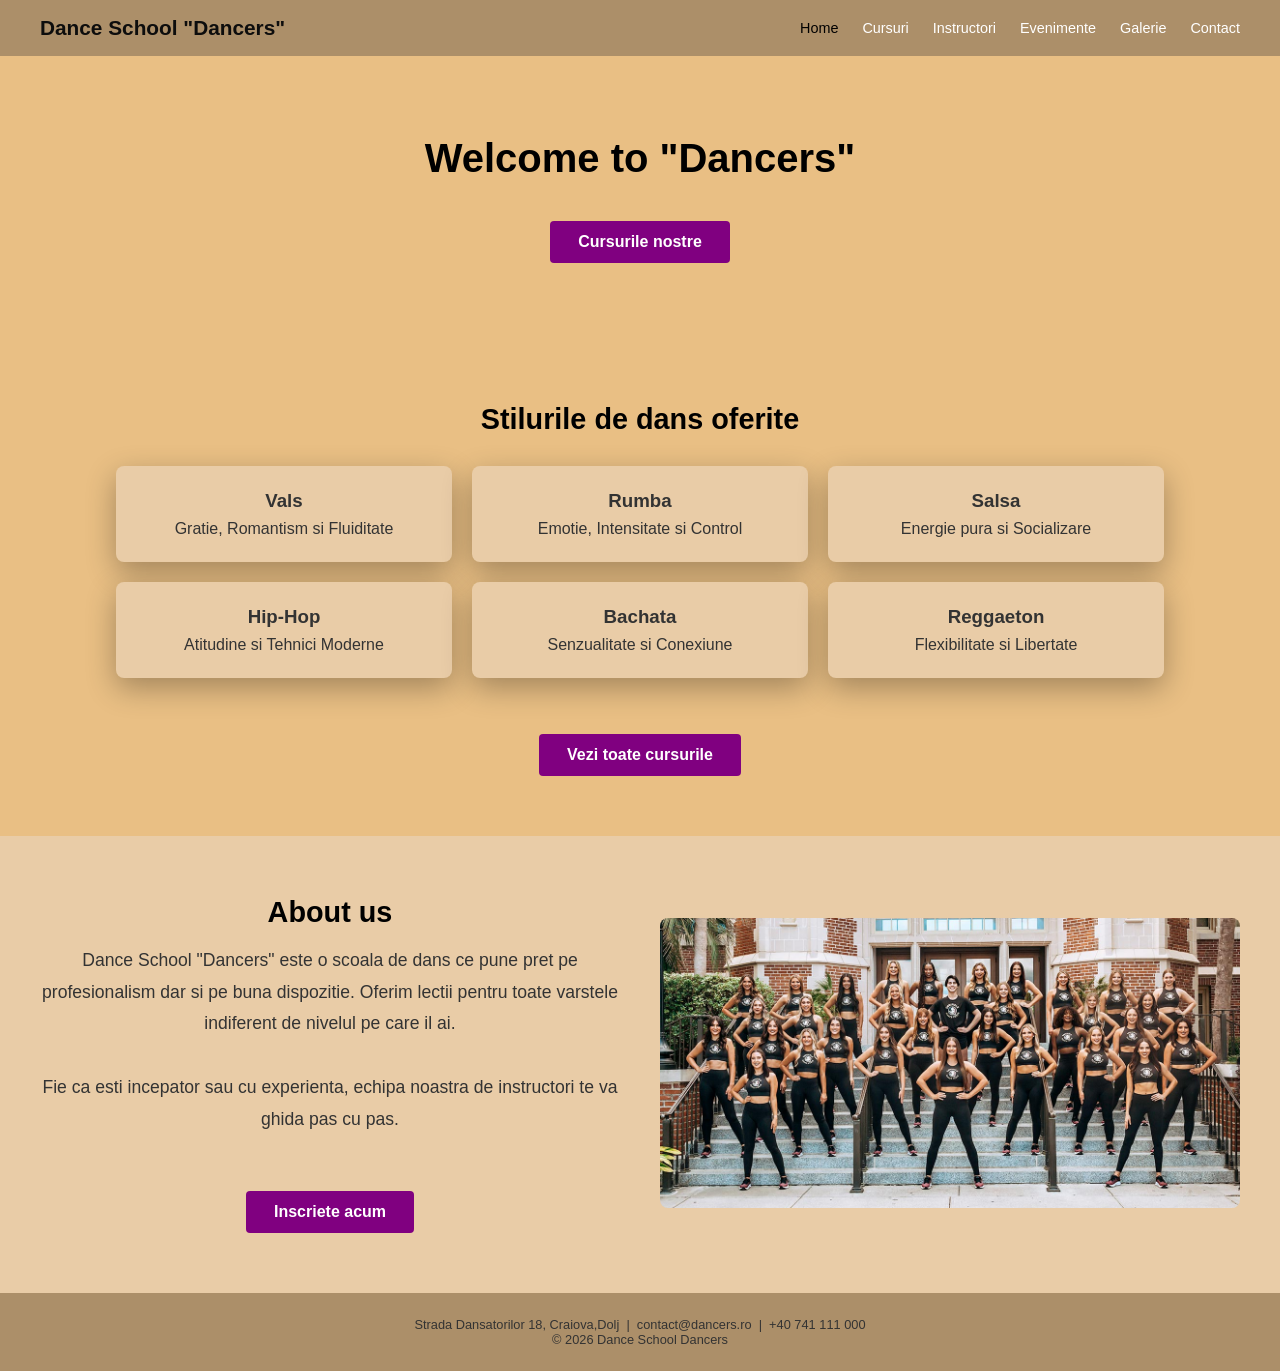
<file: index.html>
<!DOCTYPE html>
<html lang="en">
<head>
    <meta charset="UTF-8">
    <meta name="viewport" content="width=device-width, initial-scale=1.0">
    <title>Dance School "Dancers"</title>
    <link rel="stylesheet" href="style.css">
</head>
<body>
    <nav>
        <div class="logo">Dance School "Dancers"</div>
        <ul>
            <li><a href="index.html" class="active">Home</a></li>
            <li><a href="cursuri.html">Cursuri</a></li>
            <li><a href="instructorii.html">Instructori</a></li>
            <li><a href="evenimente.html">Evenimente</a></li>
            <li><a href="galerie.html">Galerie</a></li>
            <li><a href="contact.html">Contact</a></li>
        </ul>
    </nav>

    <header class="welcome">
        <h1>Welcome to "Dancers"</h1>
        <a href="cursuri.html" class="btn">Cursurile nostre</a>
    </header>

    <section class="courses">
        <h2>Stilurile de dans oferite</h2>
        <div class="courses-grid">
            <div class="course-card">
                <h3>Vals</h3>
                <p>Gratie, Romantism si Fluiditate</p>
            </div>
            <div class="course-card">
                <h3>Rumba</h3>
                <p>Emotie, Intensitate si Control</p>
            </div>
            <div class="course-card">
                <h3>Salsa</h3>
                <p>Energie pura si Socializare</p>
            </div>
            <div class="course-card">
                <h3>Hip-Hop</h3>
                <p>Atitudine si Tehnici Moderne</p>
            </div>
            <div class="course-card">
                <h3>Bachata</h3>
                <p>Senzualitate si Conexiune</p>
            </div>
            <div class="course-card">
                <h3>Reggaeton</h3>
                <p>Flexibilitate si Libertate</p>
            </div>
        </div>
        <a href="cursuri.html" class="btn">Vezi toate cursurile</a>
    </section>

    <section class="about">
        <div class="about-text">
            <h2>About us</h2>
            <p>Dance School "Dancers" este o scoala de dans ce pune pret pe profesionalism dar si pe buna dispozitie. Oferim lectii pentru toate varstele indiferent de nivelul pe care il ai. </p>
            <p>Fie ca esti incepator sau cu experienta, echipa noastra de instructori te va ghida pas cu pas. </p>
            <a href="contact.html" class="btn">Inscriete acum</a>
        </div>
        <div class="about-image">
            <img src="images/dance-team.jpg" alt="Dance School"/>
        </div>
    </section>

    

    <footer>
        <p>Strada Dansatorilor 18, Craiova,Dolj &nbsp;|&nbsp; contact@dancers.ro &nbsp;|&nbsp; +40 741 111 000</p>
        <p>&copy; 2026 Dance School Dancers</p>
    </footer>
</body>
</html>
</file>
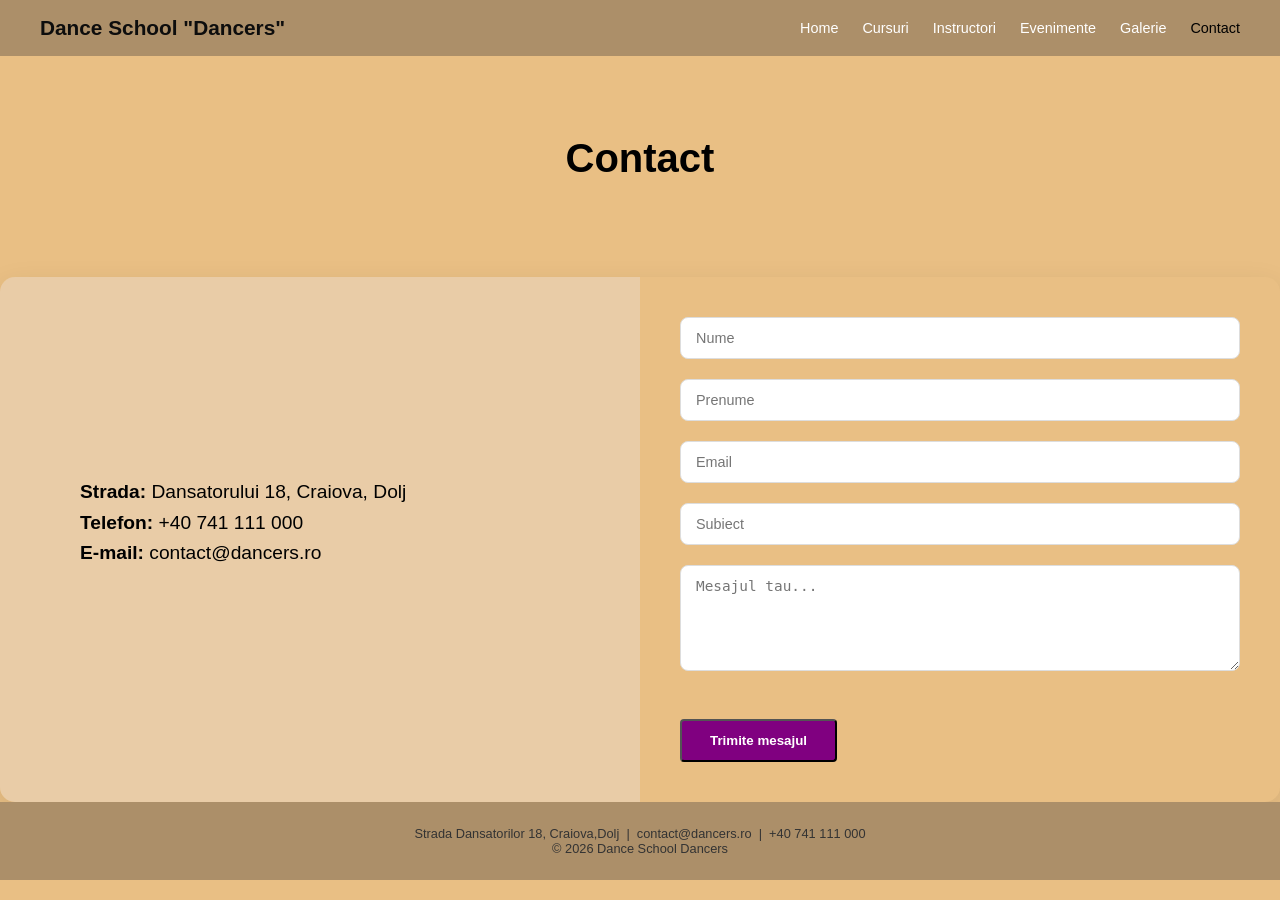
<file: contact.html>
<!DOCTYPE html>
<html lang="en">
<head>
    <meta charset="UTF-8">
    <meta name="viewport" content="width=device-width, initial-scale=1.0">
    <title>Contact</title>
    <link rel="stylesheet" href="style.css">
</head>
<body>
    <nav>
        <div class="logo">Dance School "Dancers"</div>
        <ul>
            <li><a href="index.html">Home</a></li>
            <li><a href="cursuri.html">Cursuri</a></li>
            <li><a href="instructorii.html">Instructori</a></li>
            <li><a href="evenimente.html">Evenimente</a></li>
            <li><a href="galerie.html">Galerie</a></li>
            <li><a href="contact.html" class="active">Contact</a></li>
        </ul>
    </nav>
    <header class="welcome">
        <h1>Contact</h1>
    </header>
    <section class="contact">
        <div class="container">
            <div class="contact-info">
                <div class="info-item">
                    <p><b>Strada:</b> Dansatorului 18, Craiova, Dolj</p>
                    <p><b>Telefon:</b> +40 741 111 000</p>
                    <p><b>E-mail:</b> contact@dancers.ro</p>
                </div>
            </div>
            <div class="contact-form">
                <form action="#">
                    <div class="contact-input">
                        <input type="text" placeholder="Nume" required>
                    </div>
                    <div class="contact-input">
                        <input type="text" placeholder="Prenume" required>
                    </div>
                    <div class="contact-input">
                        <input type="text" placeholder="Email" required>
                    </div>
                    <div class="contact-input">
                        <input type="text" placeholder="Subiect">
                    </div>
                    <div class="contact-input">
                        <textarea placeholder="Mesajul tau..." rows="5" required></textarea>
                    </div>
                    <button type="Submit" class="btn">Trimite mesajul</button>
                </form>
            </div>
        </div>
    </section>
    <footer>
        <p>Strada Dansatorilor 18, Craiova,Dolj &nbsp;|&nbsp; contact@dancers.ro &nbsp;|&nbsp; +40 741 111 000</p>
        <p>&copy; 2026 Dance School Dancers</p>
    </footer>
</body>
</html>
</file>
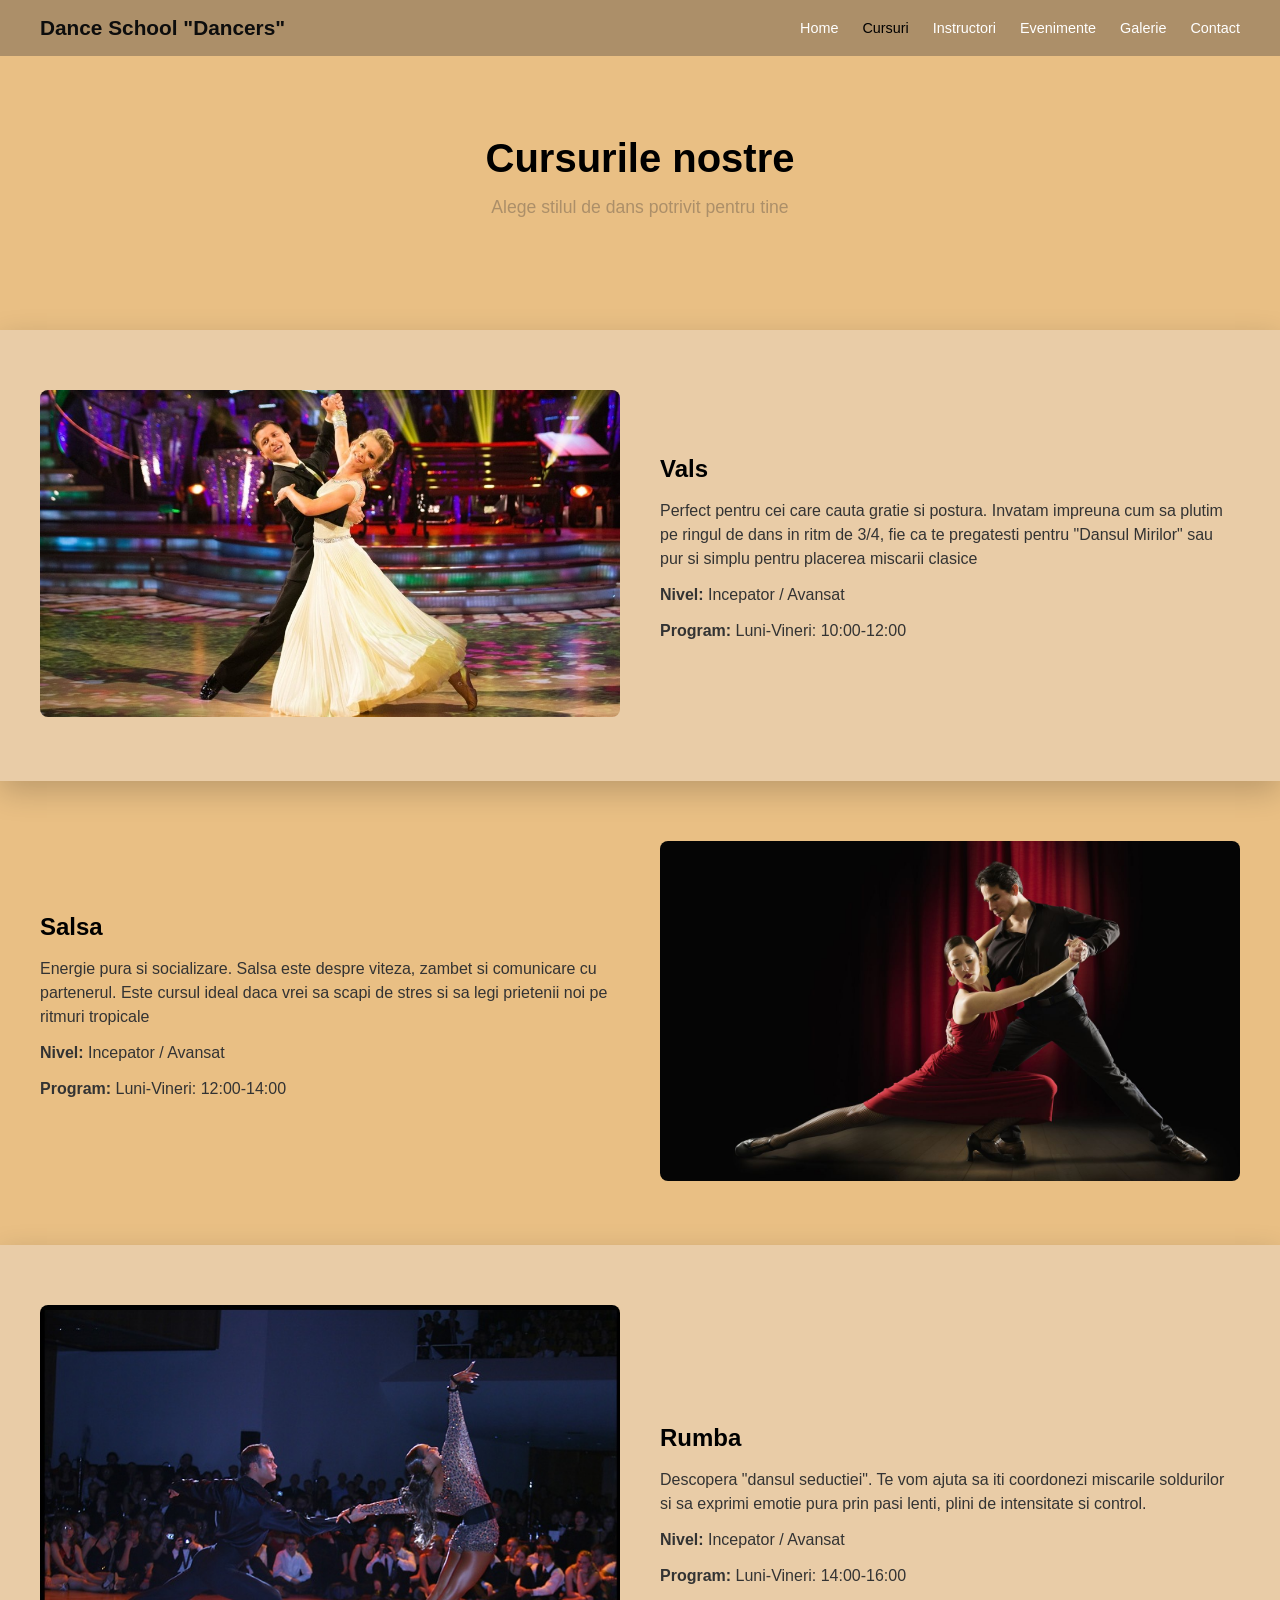
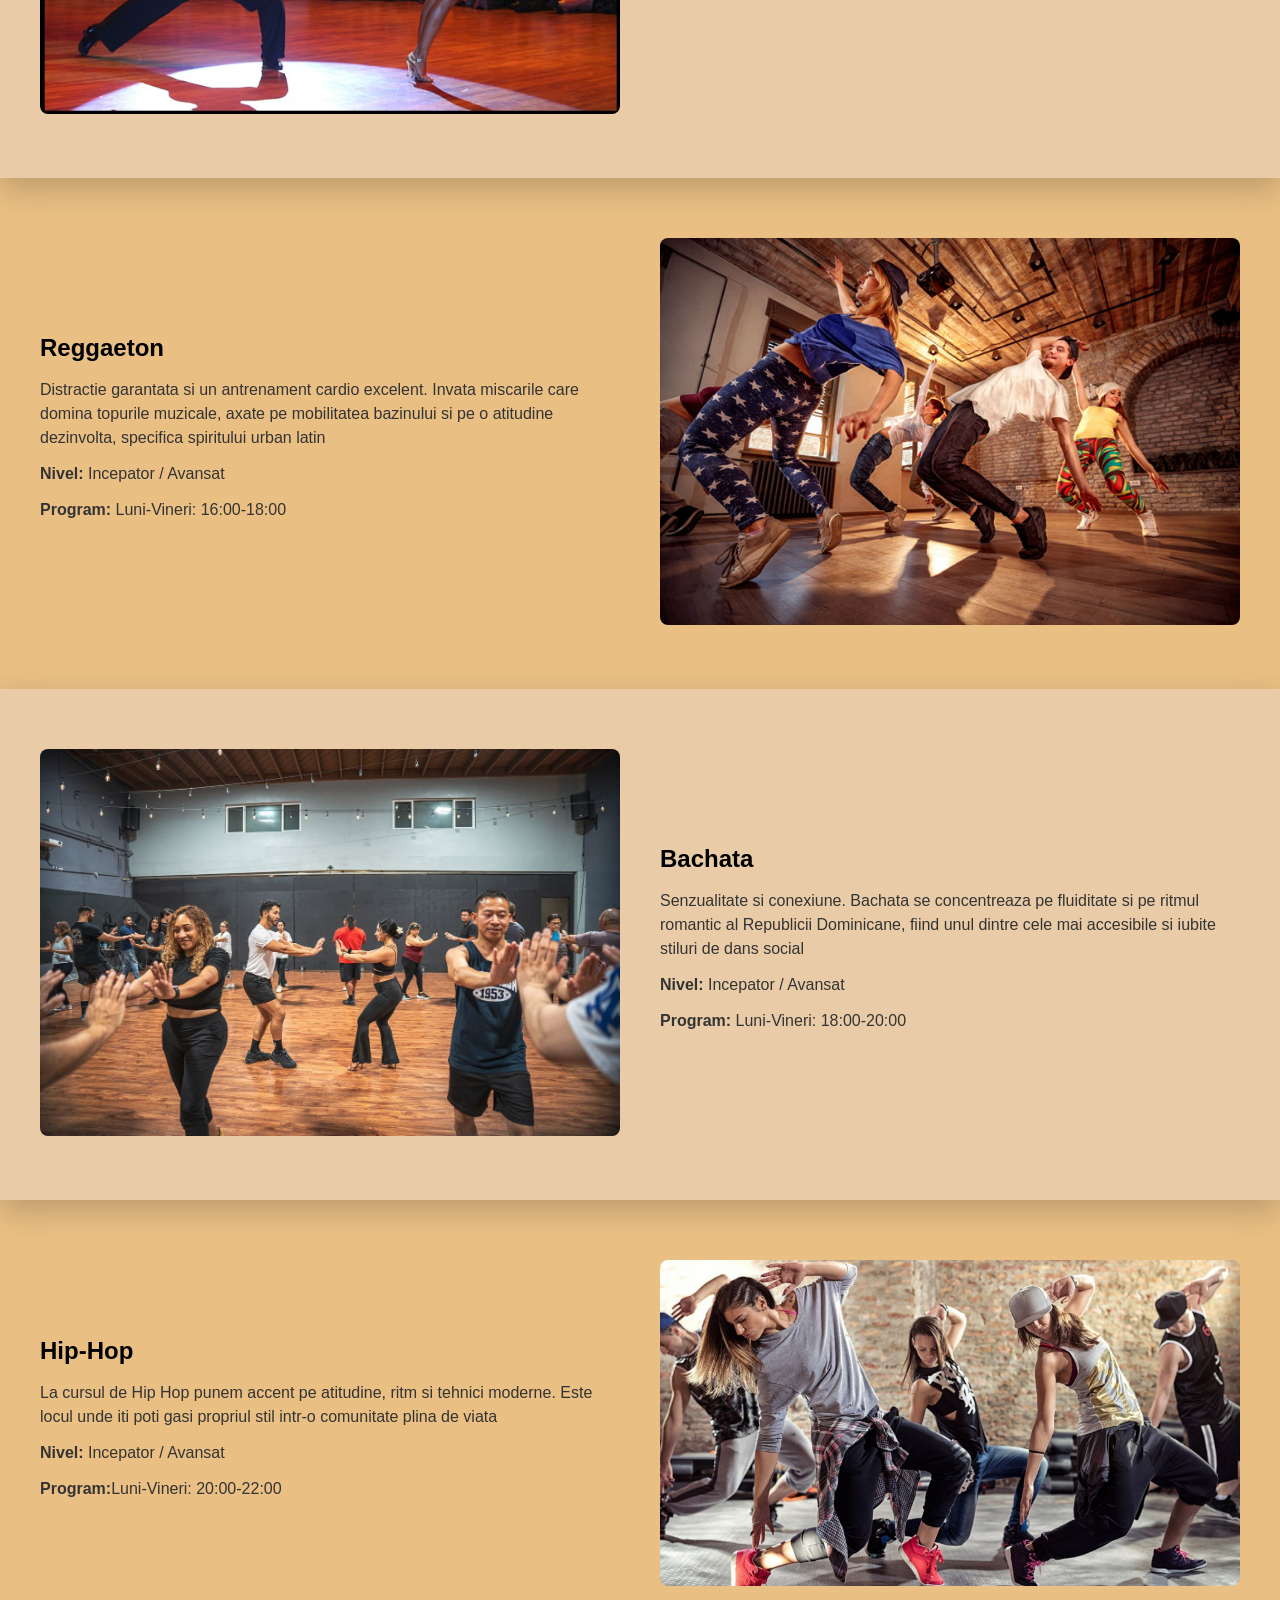
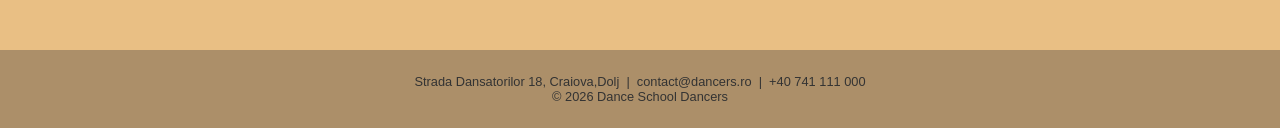
<file: cursuri.html>
<!DOCTYPE html>
<html lang="en">
<head>
    <meta charset="UTF-8">
    <meta name="viewport" content="width=device-width, initial-scale=1.0">
    <title>Cursuri</title>
    <link rel="stylesheet" href="style.css">
</head>
<body>
    <nav>
        <div class="logo">Dance School "Dancers"</div>
        <ul>
            <li><a href="index.html">Home</a></li>
            <li><a href="cursuri.html" class="active">Cursuri</a></li>
            <li><a href="instructorii.html">Instructori</a></li>
            <li><a href="evenimente.html">Evenimente</a></li>
            <li><a href="galerie.html">Galerie</a></li>
            <li><a href="contact.html">Contact</a></li>
        </ul>
    </nav>

    <header class="welcome">
        <h1>Cursurile nostre</h1>
        <p>Alege stilul de dans potrivit pentru tine</p>
    </header>

    <section class="curs">
        <div class="curs-image">
            <img src="images/vals.jpg" alt="Vals">
        </div>
        <div class="curs-text">
            <h3>Vals</h3>
            <p>Perfect pentru cei care cauta gratie si postura. Invatam impreuna cum sa plutim pe ringul de dans in ritm de 3/4, fie ca te pregatesti pentru "Dansul Mirilor" sau pur si simplu pentru placerea miscarii clasice</p>
            <p><b>Nivel:</b> Incepator / Avansat</p>
            <p><b>Program:</b> Luni-Vineri: 10:00-12:00</p>
        </div>
    </section>
    <section class="reversed-curs">
        <div class="curs-image">
            <img src="images/salsa.jpg" alt="Salsa">
        </div>
        <div class="curs-text">
            <h3>Salsa</h3>
            <p>Energie pura si socializare. Salsa este despre viteza, zambet si comunicare cu partenerul. Este cursul ideal daca vrei sa scapi de stres si sa legi prietenii noi pe ritmuri tropicale</p>
            <p><b>Nivel:</b> Incepator / Avansat</p>
            <p><b>Program:</b> Luni-Vineri: 12:00-14:00</p>
        </div>
    </section>
    <section class="curs">
         <div class="curs-image">
            <img src="images/rumba.jpg" alt="Rumba"/>
        </div>
        <div class="curs-text">
            <h3>Rumba</h3>
            <p>Descopera "dansul seductiei". Te vom ajuta sa iti coordonezi miscarile soldurilor si sa exprimi emotie pura prin pasi lenti, plini de intensitate si control.</p>
            <p><b>Nivel:</b> Incepator / Avansat</p>
            <p><b>Program:</b> Luni-Vineri: 14:00-16:00</p>
        </div>
    </section>
    <section class="reversed-curs">
        <div class="curs-image">
            <img src="images/reggaeton.jpg" alt="Reggaeton"/>
        </div>
        <div class="curs-text">
            <h3>Reggaeton</h3>
            <p>Distractie garantata si un antrenament cardio excelent. Invata miscarile care domina topurile muzicale, axate pe mobilitatea bazinului si pe o atitudine dezinvolta, specifica spiritului urban latin</p>
            <p><b>Nivel:</b> Incepator / Avansat</p>
            <p><b>Program:</b> Luni-Vineri: 16:00-18:00</p>
        </div>
    </section>
    <section class="curs">
         <div class="curs-image">
            <img src="images/bachata.jpg" alt="Bachata"/>
        </div>
        <div class="curs-text">
            <h3>Bachata</h3>
            <p>Senzualitate si conexiune. Bachata se concentreaza pe fluiditate si pe ritmul romantic al Republicii Dominicane, fiind unul dintre cele mai accesibile si iubite stiluri de dans social</p>
            <p><b>Nivel:</b> Incepator / Avansat</p>
            <p><b>Program:</b> Luni-Vineri: 18:00-20:00</p>
        </div>
    </section>
    <section class="reversed-curs">
        <div class="curs-image">
            <img src="images/hip-hop.jpg" alt="Hip-Hop"/>
        </div>
        <div class="curs-text">
            <h3>Hip-Hop</h3>
            <p>La cursul de Hip Hop punem accent pe atitudine, ritm si tehnici moderne. Este locul unde iti poti gasi propriul stil intr-o comunitate plina de viata</p>
            <p><b>Nivel:</b> Incepator / Avansat</p>
            <p><b>Program:</b>Luni-Vineri: 20:00-22:00</p>
        </div>
    </section>

    <footer>
        <p>Strada Dansatorilor 18, Craiova,Dolj &nbsp;|&nbsp; contact@dancers.ro &nbsp;|&nbsp; +40 741 111 000</p>
        <p>&copy; 2026 Dance School Dancers</p>
    </footer>
</body>
</html>
</file>
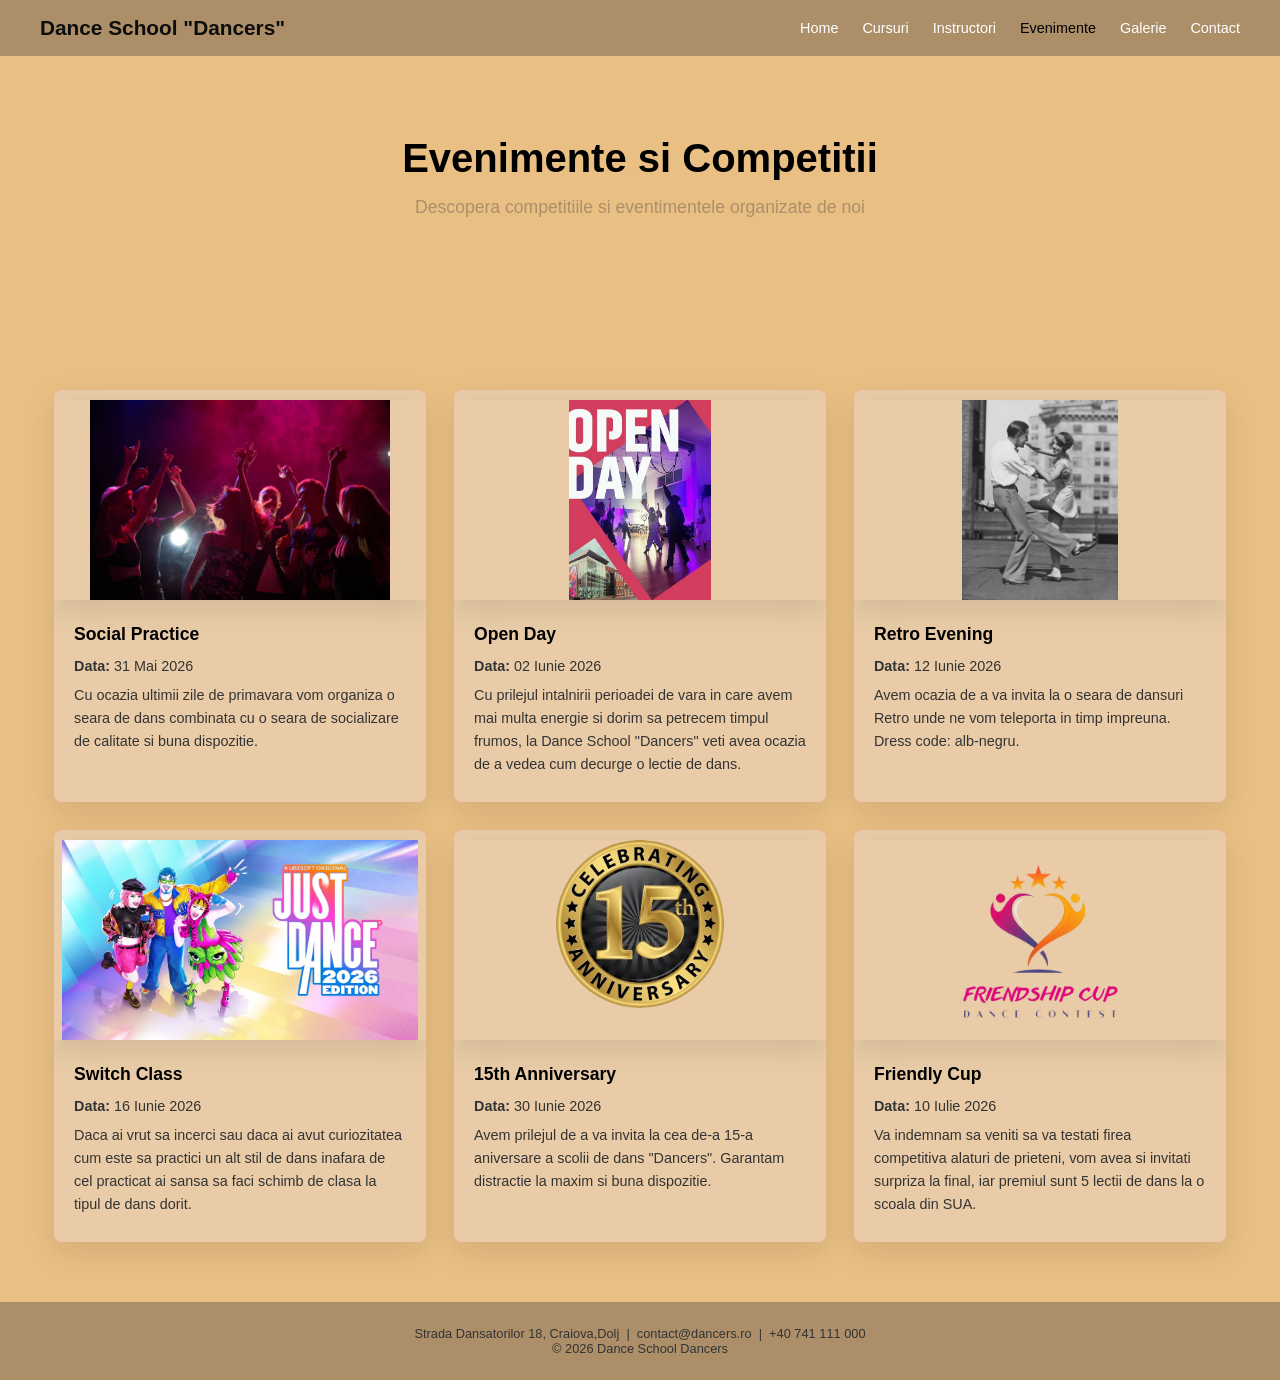
<file: evenimente.html>
<!DOCTYPE html>
<html lang="en">
<head>
    <meta charset="UTF-8">
    <meta name="viewport" content="width=device-width, initial-scale=1.0">
    <title>Evenimente</title>
    <link rel="stylesheet" href="style.css">
</head>
<body>
    <nav>
        <div class="logo">Dance School "Dancers"</div>
        <ul>
            <li><a href="index.html">Home</a></li>
            <li><a href="cursuri.html">Cursuri</a></li>
            <li><a href="instructorii.html">Instructori</a></li>
            <li><a href="evenimente.html" class="active">Evenimente</a></li>
            <li><a href="galerie.html">Galerie</a></li>
            <li><a href="contact.html">Contact</a></li>
        </ul>
    </nav>
    <header class="welcome">
        <h1>Evenimente si Competitii</h1>
        <p>Descopera competitiile si eventimentele organizate de noi</p>
    </header>
    <section class="evenimente">  
    <div class="eveniment-card">
        <img src="images/31-05-2026.jpg" alt="Eveniment 1"/>
        <div class="eveniment-info">
        <h3>Social Practice</h3>
        <p><b>Data: </b>31 Mai 2026</p>
        <p>Cu ocazia ultimii zile de primavara vom organiza o seara de dans combinata cu o seara de socializare de calitate si buna dispozitie.</p>
    </div>
    </div>
    <div class="eveniment-card">
        <img src="images/02-06-2026.jpg" alt="Eveniment 2"/>
        <div class="eveniment-info">
            <h3>Open Day</h3>
            <p><b>Data: </b>02 Iunie 2026</p>
            <p>Cu prilejul intalnirii perioadei de vara in care avem mai multa energie si dorim sa petrecem timpul frumos, la Dance School "Dancers" veti avea ocazia de a vedea cum decurge o lectie de dans.</p>
        </div>
    </div>
    <div class="eveniment-card">
        <img src="images/12-06-2026.jpg" alt="Eveniment 3"/>
        <div class="eveniment-info">
            <h3>Retro Evening</h3>
            <p><b>Data: </b>12 Iunie 2026</p>
            <p>Avem ocazia de a va invita la o seara de dansuri Retro unde ne vom teleporta in timp impreuna. Dress code: alb-negru.</p>
        </div>
    </div>
    <div class="eveniment-card">
        <img src="images/16-06-2026.jpg" alt="Eveniment 4"/>
        <div class="eveniment-info">
            <h3>Switch Class</h3>
            <p><b>Data: </b>16 Iunie 2026</p>
            <p>Daca ai vrut sa incerci sau daca ai avut curiozitatea cum este sa practici un alt stil de dans inafara de cel practicat ai sansa sa faci schimb de clasa la tipul de dans dorit.</p>
        </div>
    </div>
    <div class="eveniment-card">
        <img src="images/30-06-2026-removebg-preview.png" alt="Eveniment 5"/>
        <div class="eveniment-info">
            <h3>15th Anniversary</h3>
            <p><b>Data: </b>30 Iunie 2026</p>
            <p>Avem prilejul de a va invita la cea de-a 15-a aniversare a scolii de dans "Dancers". Garantam distractie la maxim si buna dispozitie.</p>
        </div>
    </div>
    <div class="eveniment-card">
        <img src="images/10-07-2026-removebg-preview.png" alt="Eveniment 6"/>
        <div class="eveniment-info">
            <h3>Friendly Cup</h3>
            <p><b>Data: </b>10 Iulie 2026</p>
            <p>Va indemnam sa veniti sa va testati firea competitiva alaturi de prieteni, vom avea si invitati surpriza la final, iar premiul sunt 5 lectii de dans la o scoala din SUA.</p>
        </div>
    </div>
    </section>
    <footer>
        <p>Strada Dansatorilor 18, Craiova,Dolj &nbsp;|&nbsp; contact@dancers.ro &nbsp;|&nbsp; +40 741 111 000</p>
        <p>&copy; 2026 Dance School Dancers</p>
    </footer>
</body>
</html>
</file>
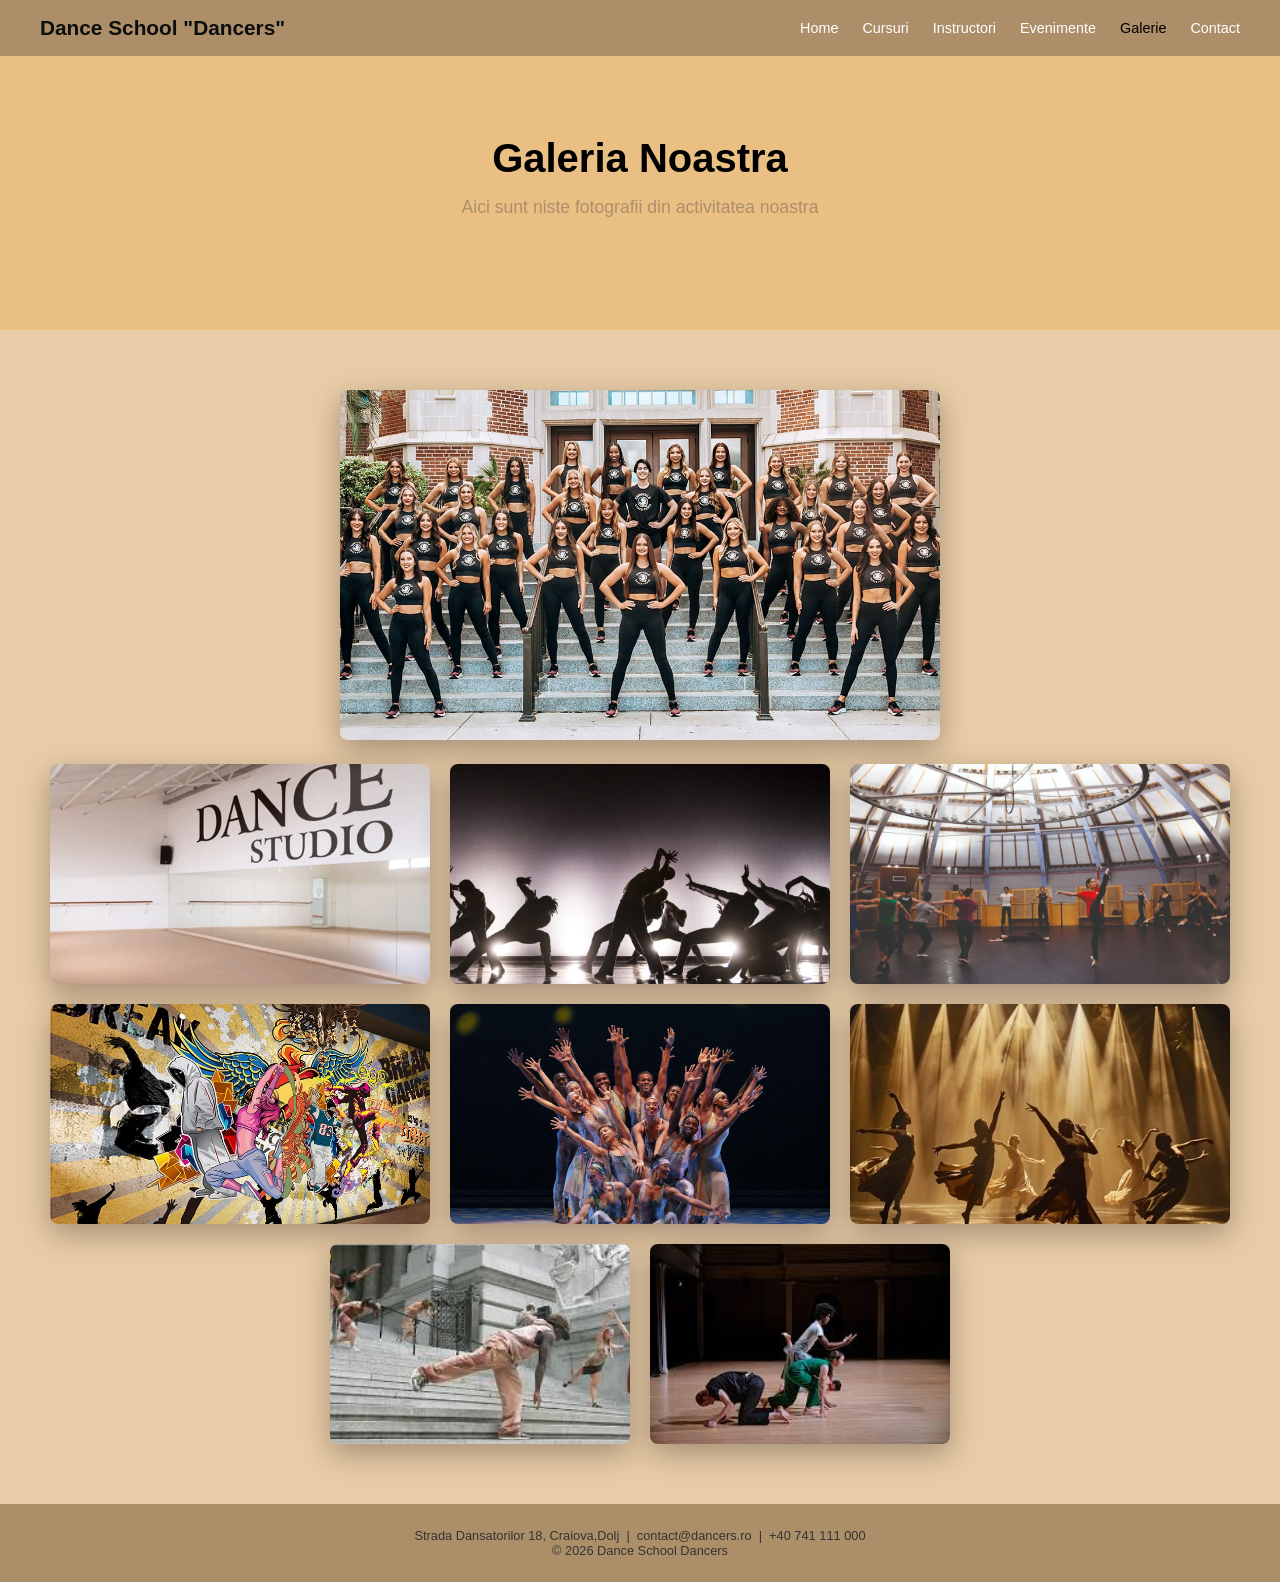
<file: galerie.html>
<!DOCTYPE html>
<html lang="en">
<head>
    <meta charset="UTF-8">
    <meta name="viewport" content="width=device-width, initial-scale=1.0">
    <title>Galerie</title>
    <link rel="stylesheet" href="style.css">
</head>
<body>
    <nav>
        <div class="logo">Dance School "Dancers"</div>
        <ul>
            <li><a href="index.html">Home</a></li>
            <li><a href="cursuri.html">Cursuri</a></li>
            <li><a href="instructorii.html">Instructori</a></li>
            <li><a href="evenimente.html">Evenimente</a></li>
            <li><a href="galerie.html" class="active">Galerie</a></li>
            <li><a href="contact.html">Contact</a></li>
        </ul>
    </nav>

    <header class="welcome">
        <h1>Galeria Noastra</h1>
        <p>Aici sunt niste fotografii din activitatea noastra</p>
    </header>

    <section class="galerie">
        <div class="galerie-mare">
            <img src="images/dance-team.jpg" alt="Poza principala"/>
        </div>
        <div class="galerie-grid">
            <img src="images/dw-1.jpg" alt="Poza 2"/>
            <img src="images/stage-2.jpg" alt="Poza 3"/>
            <img src="images/bts-2.jpg" alt="Poza 4"/>
            <img src="images/dw-2.jpg" alt="Poza 5"/>
            <img src="images/stage-3.jpg" alt="Poza 6"/>
            <img src="images/stage-1.jpg" alt="Poza 7"/>
        </div>
        <div class="galerie-bottom">
            <img src="images/dance-outside.jpg" alt="Poza 8"/>
            <img src="images/bts-1.jpg"/>
        </div>
    </section>
    <footer>
        <p>Strada Dansatorilor 18, Craiova,Dolj &nbsp;|&nbsp; contact@dancers.ro &nbsp;|&nbsp; +40 741 111 000</p>
        <p>&copy; 2026 Dance School Dancers</p>
    </footer>
</body>
</html>
</file>
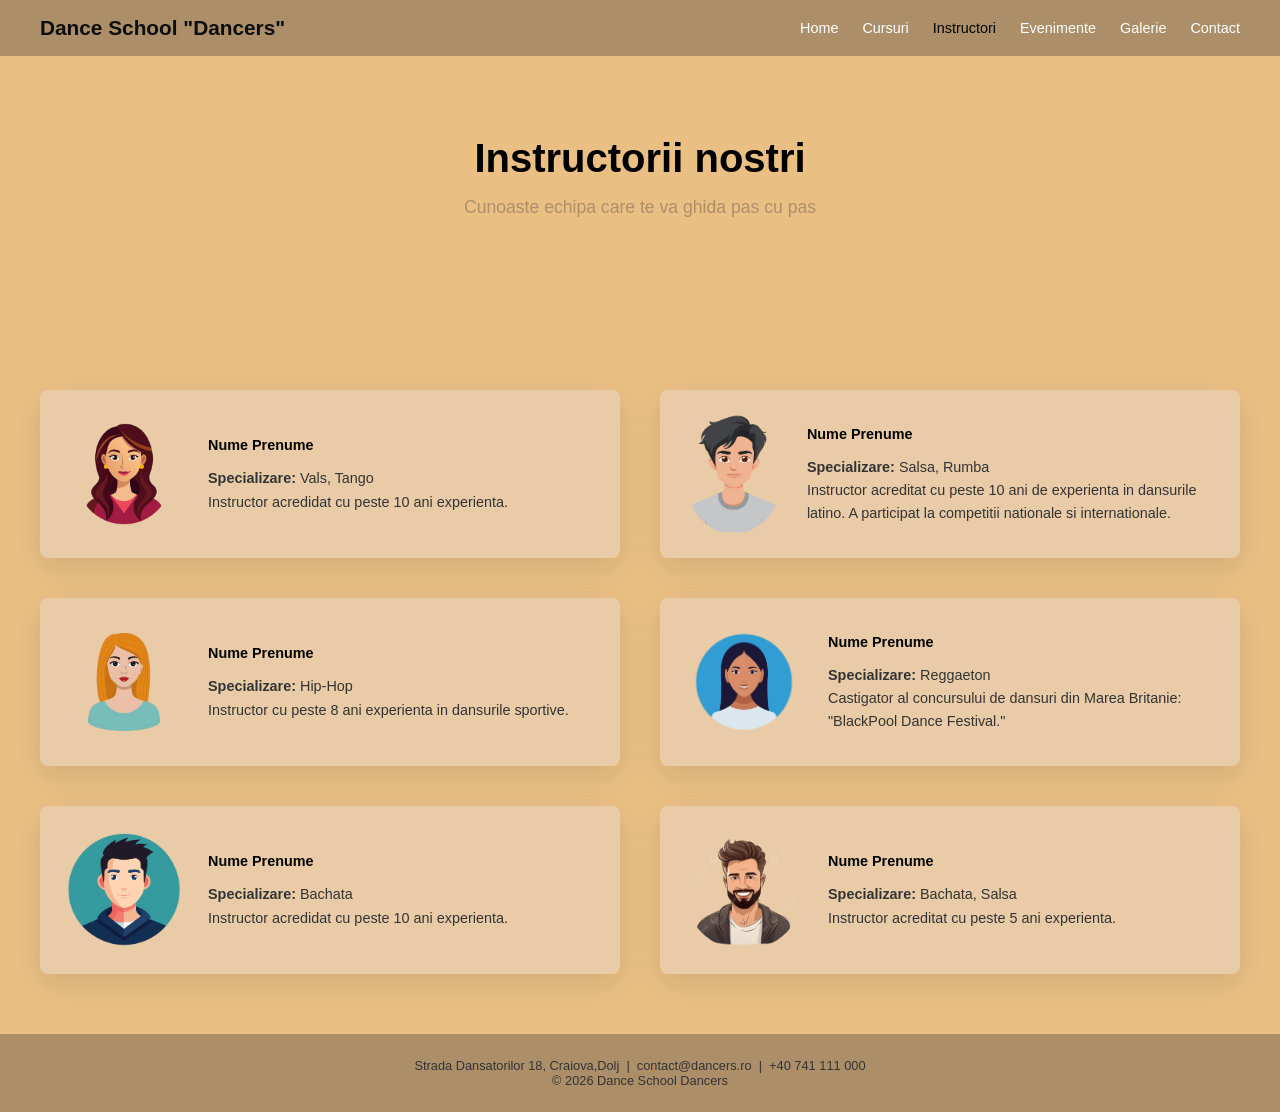
<file: instructorii.html>
<!DOCTYPE html>
<html lang="en">
<head>
    <meta charset="UTF-8">
    <meta name="viewport" content="width=device-width, initial-scale=1.0">
    <title>Instructorii</title>
    <link rel="stylesheet" href="style.css">
</head>
<body>
    <nav>
        <div class="logo">Dance School "Dancers"</div>
        <ul>
            <li><a href="index.html">Home</a></li>
            <li><a href="cursuri.html">Cursuri</a></li>
            <li><a href="instructorii.html" class="active">Instructori</a></li>
            <li><a href="evenimente.html">Evenimente</a></li>
            <li><a href="galerie.html">Galerie</a></li>
            <li><a href="contact.html">Contact</a></li>
        </ul>
    </nav>

    <header class="welcome">
        <h1>Instructorii nostri</h1>
        <p>Cunoaste echipa care te va ghida pas cu pas</p>
    </header>

    <section class="instructori">
        <div class="instructor-card">
            <img src="images/avatar1-Photoroom.png" alt="Instructor 1"/>
            <div class="instructor-info">
                <h3>Nume Prenume</h3>
                <p><b>Specializare:</b> Vals, Tango</p>
                <p>Instructor acredidat cu peste 10 ani experienta.</p>
            </div>
        </div>
        <div class="instructor-card">
            <img src="images/avatar4-Photoroom.png" alt="Instructor 2"/>
            <div class="instructor-info">
                <h3>Nume Prenume</h3>
                <p><b>Specializare:</b> Salsa, Rumba</p>
                <p>Instructor acreditat cu peste 10 ani de experienta in dansurile latino. A participat la competitii nationale si internationale.</p>
            </div>
        </div>
        <div class="instructor-card">
            <img src="images/avatar2-Photoroom.png" alt="Instructor 3"/>
            <div class="instructor-info">
                <h3>Nume Prenume</h3>
                <p><b>Specializare: </b>Hip-Hop</p>
                <p>Instructor cu peste 8 ani experienta in dansurile sportive.</p>
            </div>
        </div>
        <div class="instructor-card">
            <img src="images/avatar3-Photoroom.png" alt="Instructor 4"/>
            <div class="instructor-info">
                <h3>Nume Prenume</h3>
                <p><b>Specializare:</b> Reggaeton</p>
                <p>Castigator al concursului de dansuri din Marea Britanie: "BlackPool Dance Festival."</p>
            </div>
        </div>
        <div class="instructor-card">
            <img src="images/avatar5-Photoroom.png" alt="Instructor 5"/>
            <div class="instructor-info">
                <h3>Nume Prenume</h3>
                <p><b>Specializare: </b>Bachata</p>
                <p>Instructor acredidat cu peste 10 ani experienta.</p>
            </div>
        </div>
        <div class="instructor-card">
            <img src="images/avatar6.jpg" alt="Instructor 6"/>
            <div class="instructor-info">
                <h3>Nume Prenume</h3>
                <p><b>Specializare: </b> Bachata, Salsa</p>
                <p>Instructor acreditat cu peste 5 ani experienta.</p>
            </div>
        </div>
    </section>
    <footer>
        <p>Strada Dansatorilor 18, Craiova,Dolj &nbsp;|&nbsp; contact@dancers.ro &nbsp;|&nbsp; +40 741 111 000</p>
        <p>&copy; 2026 Dance School Dancers</p>
    </footer>
</body>
</html>
</file>
<file: style.css>
*{
    margin: 0;
    padding :0;
    box-sizing: border-box;
}

body{
    font-family: Arial, sans-serif;
    background-color:rgb(233, 191, 132);
    color: #333;
}

nav{
    display: flex;
    justify-content: space-between;
    align-items: center;
    background-color: #AC8F69;
    padding: 16px 40px;
    width: 100%;
}

nav .logo{
    color: #0d0d0d;
    font-size: 1.3rem;
    font-weight: bold;
}

nav ul{
    list-style: none;
    display: flex;
    gap: 24px;
}

nav ul li a {
    color: #ffffff;
    text-decoration:none;
    font-size: 0.9rem;
}

nav ul li a:hover, nav ul li a.active{
    color: #000000;
}

.welcome{
    display:block;
    color: #AC8F69 ;
    text-align: center;
    padding: 80px 40px;
    width:100%;
}

.welcome h1{
    font-size: 2.5rem;
    margin-bottom: 16px;
    color: #000000;
}

.welcome p{
    font-size: 1.1rem;
    margin-bottom: 32px;
}

.btn{
    display: inline-block;
    background-color: purple;
    color: white;
    padding: 12px 28px;
    font-weight: bold;
    border-radius: 4px;
    margin-top:24px;
    text-decoration: none;
}

.btn:hover{
    background-color: blueviolet;
}

.about{
    display: flex;
    align-items:center;
    gap: 40px;
    padding:60px 40px;
    background-color:rgb(233, 204, 167);
}

.about-text{
    width:50%;
    text-align: center;
}

.about-text h2{
    font-size: 1.8rem;
    margin-bottom: 16px;
    color: black;
}

.about-text p{
    font-size: 1.1rem;
    margin-bottom: 32px;
    line-height: 1.8;
    
}

.about-image{
    width: 50%;   
}

.about-image img{
    width:100%;
    border-radius: 8px;
}

.stats{
    display: flex;
    justify-content: space-around;
    padding: 40px;
    text-align: center;
}

.stat h3{
    font-size:1.5rem;
    color:black;
}

.stat p{
    color: black;
    font-size: 0.9rem;
    margin-top: 8px;
}

.courses{
    padding: 60px 40px;
    text-align: center; 
}

.courses h2{
    font-size:1.8rem;
    margin-bottom: 30px;
    color: black;
}

.courses-grid{
    display: flex;
    flex-wrap: wrap;
    gap: 20px;
    justify-content: center;
    margin-bottom: 32px;
}

.course-card{
    background-color: rgb(233, 204, 167);
    padding: 24px;
    width: 28%;
    border-radius: 8px;
    overflow: hidden;
    box-shadow: 0 10px 30px rgba(0,0,0,0.3);

}

.course-card h3{
    margin-bottom:8px;
}

footer{
    background-color: #AC8F69;
    text-align: center;
    font-size: 0.8rem;
    padding: 24px;
}

.curs{
    display: flex;
    align-items: center;
    gap: 40px;
    padding: 60px 40px;
    background-color: rgb(233, 204, 167);
    overflow:hidden;
    box-shadow: 0 10px 30px rgba(0,0,0,0.2);
}

.reversed-curs{
    display:flex;
    flex-direction:  row-reverse;
    align-items: center;
    gap:40px;
    padding: 60px 40px;
    
}

.curs-image{
    width: 50%;
}

.curs-image img{
    width: 100%;
    border-radius:8px;
}

.curs-text{
    width: 50%;
}

.curs-text h3{
    font-size: 1.5rem;
    margin-bottom:16px;
    color:black;
}

.curs-text p{
    font-size:1rem;
    line-height: 1.5;
    margin-bottom: 12px;
}

.instructori{
    padding: 60px 40px;
    display:flex;
    flex-wrap:wrap;
    gap:40px
}


.instructor-card{
    display:flex;
    align-items: center;
    gap:24px;
    background-color: rgb(233, 204, 167);
    border-radius:8px;
    padding:24px;
    width:calc(50% - 20px);
    box-sizing:border-box;
    overflow:hidden;
    box-shadow: 0 10px 30px rgba(0,0,0,0.1);
}

.instructor-card img{
    width:120px;
    height:120px;
    border-radius: 50%;
    object-fit: cover;
}

.instructor-info h3{
    font-size:0.9rem;
    margin-bottom: 10px;
    color:black;
}

.instructor-info{
    font-size: 0.9rem;
    line-height: 1.6;
}

.evenimente{
    padding: 60px 40px;
    display: flex;
    flex-wrap:wrap;
    gap: 28px;
    justify-content: center;
}

.eveniment-card{
    background-color: rgb(233, 204, 167);
    border-radius:8px;
    overflow: hidden;
    width:calc(33.33% - 28px);
    box-sizing:border-box;
    overflow:hidden;
    box-shadow: 0 10px 30px rgba(0,0,0,0.1);
}

.eveniment-card img{
    margin-top: 10px;
    width:100%;
    height:200px;
    object-fit:contain;
    overflow:hidden;
    box-shadow: 0 10px 30px rgba(0,0,0,0.1);
}

.eveniment-info{
    padding:20px;
}

.eveniment-info h3{
    font-size: 1.1rem;
    margin-bottom:10px;
    color:black;
}

.eveniment-info p{
    font-size:0.9rem;
    line-height: 1.6;
    margin-bottom: 6px;
}

.galerie{
    padding:60px 40px;
    display:flex;
    flex-direction: column;
    align-items: center;
    gap:20px; 
    background-color:rgb(233, 204, 167);
}

.galerie-mare img{
    width:600px;
    height:350px;
    object-fit: cover;
    border-radius: 8px;
    overflow:hidden;
    box-shadow: 0 10px 30px rgba(0,0,0,0.3);
}

.galerie-grid{
    display: flex;
    flex-wrap: wrap;
    gap:20px;
    justify-content: center;
}

.galerie-grid img{
    width:calc(33.33% - 20px);
    height: 220px;
    object-fit:cover;
    border-radius:8px;overflow:hidden;
    box-shadow: 0 10px 30px rgba(0,0,0,0.3);
}

.galerie-bottom{
    display:flex;
    gap:20px;
    justify-content: center;
}

.galerie-bottom img{
    width:300px;
    height:200px;
    object-fit:cover;
    border-radius:8px;
    overflow:hidden;
    box-shadow: 0 10px 30px rgba(0,0,0,0.3);
}

.container{
    width:100%;
    display:flex;
    flex-wrap:wrap;
    border-radius:15px;
    overflow:hidden;
    box-shadow: 0 10px 30px rgba(0,0,0,0.1);
}

.contact-info{
    flex:1 1 400px;
    background-color:rgb(233, 204, 167);
    color:black;
    padding:40px;
}

.info-item{
    display:flex;
    flex-direction: column;
    padding:60px 40px;
    margin-top:100px;
    justify-content: center;
}

.info-item p{
    font-size:1.2rem;
    line-height: 1.6;
}

.contact-form{
    flex: 1 1 400px;
    padding: 40px;
}

.contact-input{
    margin-bottom:20px;
}

.contact-input input , .contact-input textarea{
    width:100%;
    padding: 12px 15px;
    border: 1px solid #ddd;
    border-radius:8px;
    outline:none;
    font-size: 0.9rem;
    transition:0.3s;
}

.contact-input input:focus, .contact-input textarea:focus{
    border-color:#3498db;
    box-shadow: 0 0 5px rgba(52, 152 , 219 , 0.3);
}

.login{
    padding: 80px 40px;
    text-aling: center;
}

.login h2{
    font-size:2rem;
    margin-bottom:32px;
    color:black;
}

.login form{
    display:flex;
    flex-direction: column;
    align-items:center;
    gap: 16px;
    max-width: 400px;
    margin: 0 auto;
}

.login input{
    width:100%;
    padding: 12px;
    border: 1px solid #ccc;
    border-radius: 4px;
    font-size: 1rem;
}

.login button{
    width: 100%;
    padding:12px;
    background-color: purple;
    color: white;
    border:none;
    border-radius: 4px;
    font-size: 1rem;
    font-weight: bold;
    cursor: pointer;
}

.login button hover{
    background-color: blueviolet;
}

.error{
    color:red;
    margin-bottom: 16px;
}

.dashboard{
    padding: 60px 40px;
    text-align:center;
}

.dashboard h2{
    font-size:2rem;
    margin-bottom:16px;
    color:black;
}

.dashboard p{
    margin-bottom:40px;
    font-size:1.1rem;
}

.dashboard-grid{
    display:flex;
    gap:24px;
    justify-content:center;
    flex-wrap: wrap;
}

.dashboard-card{
    background-color:rgb(233, 204, 167);
    border-radius:8px;
    padding:40px;
    width:250px;
    text-decoration:none;
    color:black; 
}
.dashboard-card:hover{
    background-color: purple;
    color:white;
}

.dashboard-card h3{
    font-size:1.3rem;
    margin-bottom:12px;
}
</file>
